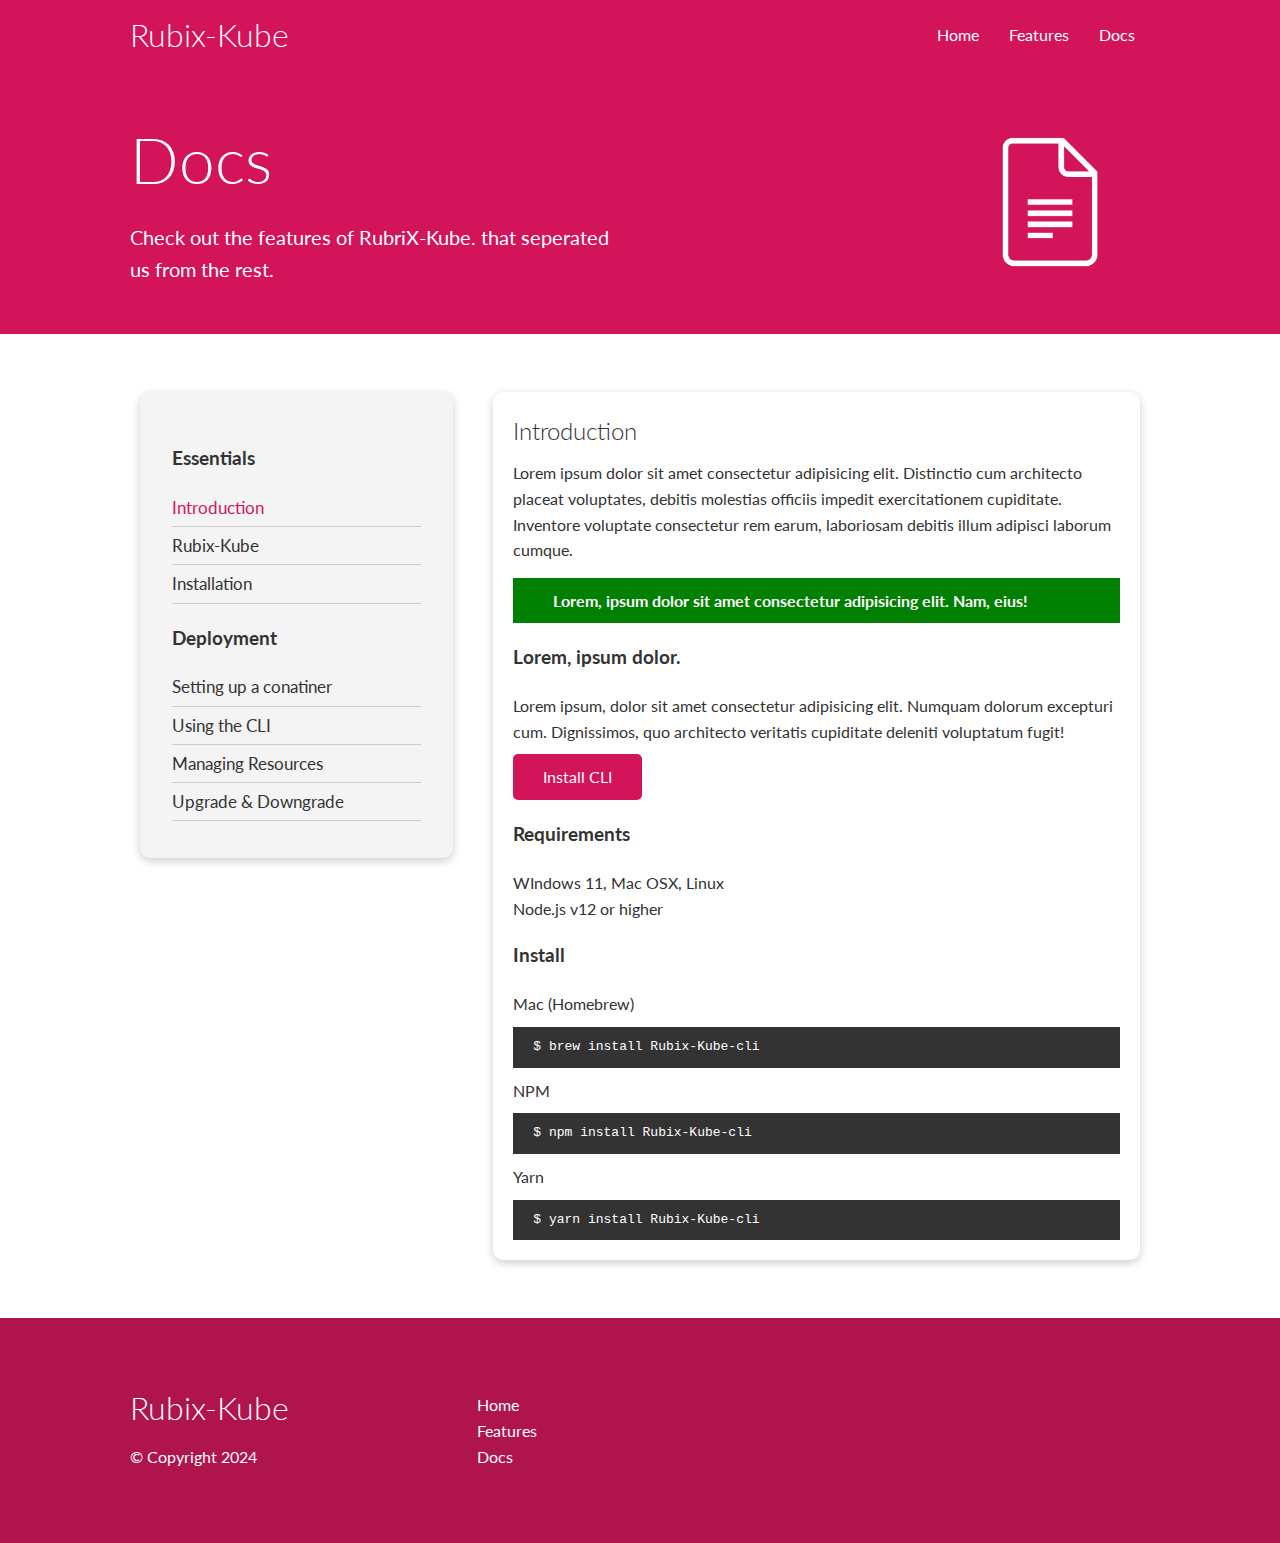
<file: docs.html>
<!DOCTYPE html>
<html lang="en">
<head>
    <meta charset="UTF-8">
    <meta name="viewport" content="width=device-width, initial-scale=1.0">
    <link rel="stylesheet" type="text/css" href="css/utilities.css" />
    <link rel="stylesheet" type="text/css" href="css/stylesheet.css" />
    <link rel="stylesheet" href="https://cdnjs.cloudflare.com/ajax/libs/font-awesome/6.5.1/css/all.min.css" integrity="sha512-DTOQO9RWCH3ppGqcWaEA1BIZOC6xxalwEsw9c2QQeAIftl+Vegovlnee1c9QX4TctnWMn13TZye+giMm8e2LwA==" crossorigin="anonymous" referrerpolicy="no-referrer" />
    <title>Docs</title>
</head>
<body>
    <!-- nav bar -->
    <div class="navbar">
        <div class="container flex">
            <h1 class="logo">Rubix-Kube</h1>
                <nav>
                    <ul>
                        <li><a href="index.html">Home</a></li>
                        <li><a href="features.html">Features</a></li>
                        <li><a href="docs.html">Docs</a></li>
                    </ul>
                </nav>
        </div>
    </div>

    <!-- Head -->
    <section class="docs-head bg-primary py-3">
        <div class="container grid">
            <div>
                <h1 class="xl">Docs</h1>
                <p class="lead">
                    Check out the features of RubriX-Kube. that seperated us from the rest.
                </p> 
            </div>           
            <img src="images/docs.png" alt="Docs">
    </section>
    
    <!-- Docs Main -->
    <section class="docs-main my-4">
        <div class="container grid">
            <div class="card bg-light p-3">
                <h3 class="my-2">Essentials</h3>
                <nav>
                    <ul>
                        <li><a href="#" class="text-primary">Introduction</a></li>
                        <li><a href="#">Rubix-Kube</a></li>
                        <li><a href="#">Installation</a></li>
                    </ul>
                </nav>
                <h3 class="my-2">Deployment</h3>
                <nav>
                    <ul>
                        <li><a href="#">Setting up a conatiner</a></li>
                        <li><a href="#">Using the CLI</a></li>
                        <li><a href="#">Managing Resources</a></li>
                        <li><a href="#">Upgrade & Downgrade</a></li>
                    </ul>
                </nav>
            </div>
            <div class="card">
                <h2>Introduction</h2>
                <p>Lorem ipsum dolor sit amet consectetur adipisicing elit. Distinctio cum architecto placeat voluptates, debitis molestias officiis impedit exercitationem cupiditate. Inventore voluptate consectetur rem earum, laboriosam debitis illum adipisci laborum cumque.</p>
                <div class="alert alert-success">
                    <i class="fas fa-info"></i> Lorem, ipsum dolor sit amet consectetur adipisicing elit. Nam, eius!
                </div>

                <h3>Lorem, ipsum dolor.</h3>
                <p>Lorem ipsum, dolor sit amet consectetur adipisicing elit. Numquam dolorum excepturi cum. Dignissimos, quo architecto veritatis cupiditate deleniti voluptatum fugit!</p>
                <a href="#" class="btn btn-primary">Install CLI</a>
                <h3>Requirements</h3>
                <ul>
                    <li>WIndows 11, Mac OSX, Linux</li>
                    <li>Node.js v12 or higher</li>
                </ul>

                <h3>Install</h3>
                <p>Mac (Homebrew)</p>
                <pre><code>$ brew install Rubix-Kube-cli</code></pre>

                <p>NPM</p>
                <pre><code>$ npm install Rubix-Kube-cli</code></pre>

                <p>Yarn</p>
                <pre><code>$ yarn install Rubix-Kube-cli</code></pre>
            </div>

        </div>
    </section>

    <!-- Footer -->
    <footer class="bg-dark py-5">
        <div class="container grid grid-3">
            <div>
                <h1>Rubix-Kube</h1>
                <p>&copy; Copyright 2024</p>        
            </div>
            <nav>
                <ul>
                    <li><a href="index.html">Home</a></li>
                    <li><a href="features.html">Features</a></li>
                    <li><a href="docs.html">Docs</a></li>
                </ul>
            </nav>
            <div class="social">
                <a href="#"><i class="fab fa-github fa-2x"></i></a>
                <a href="#"><i class="fab fa-facebook fa-2x"></i></a>
                <a href="#"><i class="fab fa-instagram fa-2x"></i></a>
                <a href="#"><i class="fab fa-x-twitter fa-2x"></i></a>
            </div>
        </div>
    </footer>  
</body>
</html>
</file>
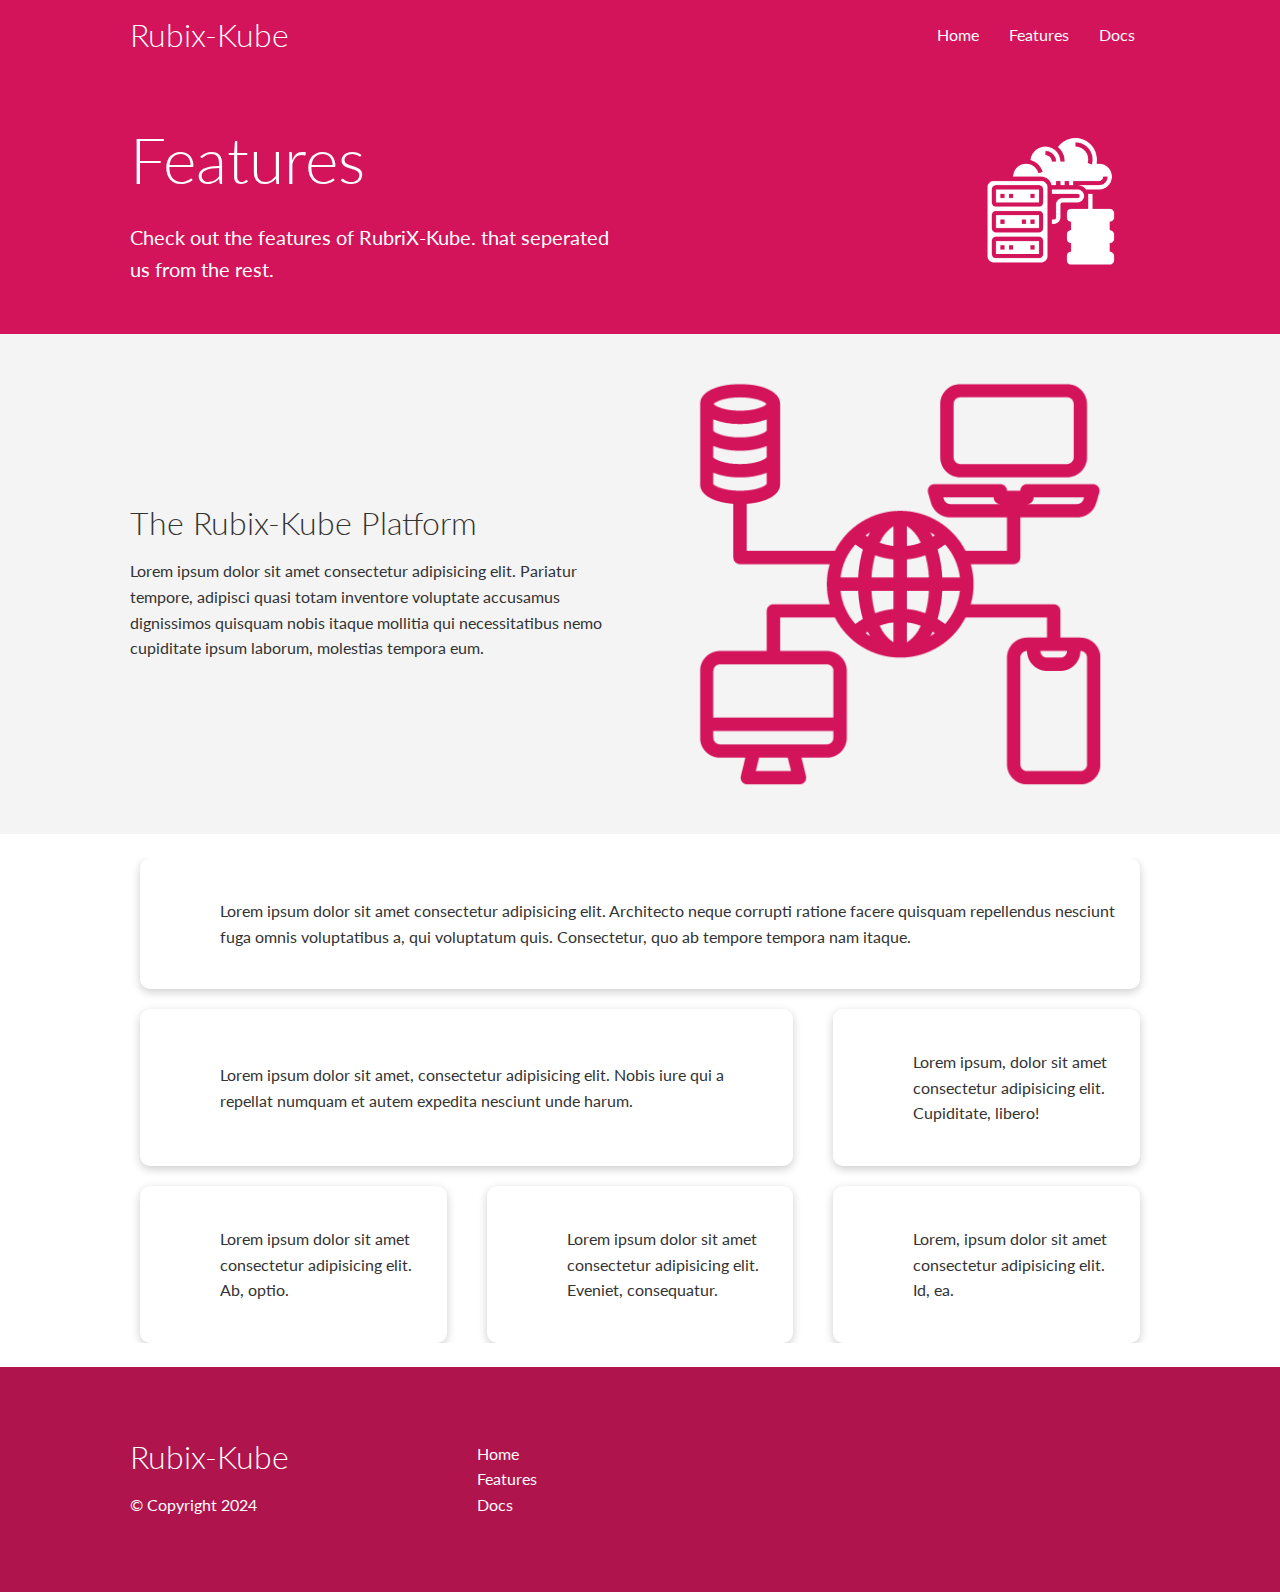
<file: features.html>
<!DOCTYPE html>
<html lang="en">
<head>
    <meta charset="UTF-8">
    <title>Features</title>
    <meta name="viewport" content="width=device-width, initial-scale=1.0">
    <link rel="stylesheet" type="text/css" href="css/utilities.css" />
    <link rel="stylesheet" type="text/css" href="css/stylesheet.css" />
    <link rel="stylesheet" href="https://cdnjs.cloudflare.com/ajax/libs/font-awesome/6.5.1/css/all.min.css" integrity="sha512-DTOQO9RWCH3ppGqcWaEA1BIZOC6xxalwEsw9c2QQeAIftl+Vegovlnee1c9QX4TctnWMn13TZye+giMm8e2LwA==" crossorigin="anonymous" referrerpolicy="no-referrer" />
</head>
<body>
    <!-- nav bar -->
    <div class="navbar">
        <div class="container flex">
            <h1 class="logo">Rubix-Kube</h1>
                <nav>
                    <ul>
                        <li><a href="index.html">Home</a></li>
                        <li><a href="features.html">Features</a></li>
                        <li><a href="docs.html">Docs</a></li>
                    </ul>
                </nav>
        </div>
    </div>

    <!-- Head -->
    <section class="features-head bg-primary py-3">
        <div class="container grid">
            <div>
                <h1 class="xl">Features</h1>
                <p class="lead">
                    Check out the features of RubriX-Kube. that seperated us from the rest.
                </p> 
            </div>           
            <img src="images/server.png" alt="Server">
    </section>

    <!-- Sub head -->
    <section class="feaures-sub-head bg-light">
        <div class="container grid">
            <div>
                <h1 class="md">The Rubix-Kube Platform</h1>
                <p>Lorem ipsum dolor sit amet consectetur adipisicing elit. Pariatur tempore, adipisci quasi totam inventore voluptate accusamus dignissimos quisquam nobis itaque mollitia qui necessitatibus nemo cupiditate ipsum laborum, molestias tempora eum.</p>      
            </div>
            <img src="images/server2.png" alt="Server2">
        </div>
    </section>

    <!-- Features Main -->
    <section class="features-main my-2">
        <div class="container grid grid-3">
            <div class="card flex">
                <i class="fas fa-server fa-3x"></i>
                <p>Lorem ipsum dolor sit amet consectetur adipisicing elit. Architecto neque corrupti ratione facere quisquam repellendus nesciunt fuga omnis voluptatibus a, qui voluptatum quis. Consectetur, quo ab tempore tempora nam itaque.</p>
            </div>
            <div class="card flex">
                <i class="fas fa-network-wired fa-3x"></i>
                <p>Lorem ipsum dolor sit amet, consectetur adipisicing elit. Nobis iure qui a repellat numquam et autem expedita nesciunt unde harum.</p>
            </div>
            <div class="card flex">
                <i class="fas fa-circle-nodes fa-3x"></i>
                <p>Lorem ipsum, dolor sit amet consectetur adipisicing elit. Cupiditate, libero!</p>
            </div>
            <div class="card flex">
                <i class="fas fa-database fa-3x"></i>
                <p>Lorem ipsum dolor sit amet consectetur adipisicing elit. Ab, optio.</p>
            </div>
            <div class="card flex">
                <i class="fas fa-laptop-code fa-3x"></i>
                <p>Lorem ipsum dolor sit amet consectetur adipisicing elit. Eveniet, consequatur.</p>
            </div>
            <div class="card flex">
                <i class="fas fa-cloud-arrow-up fa-3x"></i>
                <p>Lorem, ipsum dolor sit amet consectetur adipisicing elit. Id, ea.</p>
            </div>
        </div>
    </section>


    <!-- Footer -->
    <footer class="bg-dark py-5">
        <div class="container grid grid-3">
            <div>
                <h1>Rubix-Kube</h1>
                <p>&copy; Copyright 2024</p>        
            </div>
            <nav>
                <ul>
                    <li><a href="index.html">Home</a></li>
                    <li><a href="features.html">Features</a></li>
                    <li><a href="docs.html">Docs</a></li>
                </ul>
            </nav>
            <div class="social">
                <a href="#"><i class="fab fa-github fa-2x"></i></a>
                <a href="#"><i class="fab fa-facebook fa-2x"></i></a>
                <a href="#"><i class="fab fa-instagram fa-2x"></i></a>
                <a href="#"><i class="fab fa-x-twitter fa-2x"></i></a>
            </div>
        </div>
    </footer>        
</body>
</html>
</file>
<file: css/utilities.css>
/******************************************/
/******************************************/
/**************  Utilities ****************/
/******************************************/
/******************************************/
.container{
    max-width: 1100px;
    margin: 0 auto;
    overflow: auto;
    padding: 0 40px;
}

.card{
    background-color: #fff;
    color: #333;
    border-radius: 10px;
    box-shadow: 0 3px 10px rgba(0,0,0,0.2);
    padding: 20px;
    margin: 10px;
}


/******************************************/
/******************************************/
/****************  Buttons ****************/
/******************************************/
/******************************************/
.btn{
    display: inline-block;
    padding: 10px 30px;
    cursor: pointer;
    background-color: var(--primary-color);
    color: #fff;
    border: none;
    border-radius: 5px;
}

.btn-outline{
    background-color: transparent;
    border: solid 1px #fff;
}

.btn:hover{
    transform: scale(.95);
}

.bg-primary,
.btn-primary{
    background-color: var(--primary-color);
    color: #fff;
}
.bg-secondary,
.btn-secondary{
    background-color: var(--secondary-color);
    color: #fff;
}
.bg-dark,
.btn-dark{
    background-color: var(--dark-color);
    color: #fff;
}

.bg-light,
.btn-light{
    background-color: var(--light-color);
    color: #333;
}
.bg-primary a,
.btn-primary a,
.bg-secondary a,
.btn-secondary a,
.bg-dark a,
.btn-dark a
{
    color: #fff;
}

/******************************************/
/******************************************/
/****************  Text  ******************/
/******************************************/
/******************************************/
.text-center{
    text-align: center;
}
.text-primary{
   color: var(--primary-color);
}
.text-secondary{
   color: var(--secondary-color);
}
.text-dark{
    color: var(--dark-color);   
}
.text-light{
   color: var(--light-color);
}
.lead {
    font-size: 20px;
}
.sm {
    font-size: 1rem;
}
.md {
    font-size: 2rem;
}
.lg {
    font-size: 3rem;
}
.xl {
    font-size: 4rem;
}

/******************************************/
/******************************************/
/****************  Alert  *****************/
/******************************************/
/******************************************/
.alert{
    background-color: var(--light-color);
    padding: 10px 20px;
    margin: 15px 0;
    font-weight: bold;
}

.alert-success{
    background-color: var(--success-color);
    color: #fff;
}

.alert-error{
    background-color: var(--error-color);
    color: #fff;
}

.alert i{
    margin: 10px;
}

/******************************************/
/******************************************/
/************** Flex/Grid *****************/
/******************************************/
/******************************************/


.flex{
    display: flex;
    justify-content: center;
    align-items: center;
    height: 100%;
}

.grid{
    display: grid;
    /*grid-template-columns: 3000px 200px;*/
    /*grid-template-columns: 2fr 1fr;*/
    /*grid-template-columns: 2fr 1fr;*/
    grid-template-columns: repeat(2, 1fr);
    gap: 20px;
    justify-content: center;
    align-items: center;
    height: 100%;
}

.grid-3{
    grid-template-columns: repeat(3, 1fr);   
}


/******************************************/
/******************************************/
/************** Flex/Grid *****************/
/******************************************/
/******************************************/
/* Margin for are my- */
/* rem unit is a css unity is amultiplier of the root elements (html tag) font size. If the root font size say html was 16px it would be 16px x (1)rem*/
.my-1 {
    margin: 1rem 0;
}
.my-2 {
    margin: 1.5rem 0;
}
.my-3 {
    margin: 2rem 0;
}
.my-4 {
    margin: 3rem 0;
}
.my-5 {
    margin: 4rem 0;
}

.m-1 {
    margin: 1rem;
}
.m-2 {
    margin: 1.5rem;
}
.m-3 {
    margin: 2rem;
}
.m-4 {
    margin: 3rem;
}
.m-5 {
    margin: 4rem;
}

/* Padding for are py- */
/* rem unit is a css unity is amultiplier of the root elements (html tag) font size. If the root font size say html was 16px it would be 16px x (1)rem*/
.py-1 {
    padding: 1rem 0;
}
.py-2 {
    padding: 1.5rem 0;
}
.py-3 {
    padding: 2rem 0;
}
.py-4 {
    padding: 3rem 0;
}
.py-5 {
    padding: 4rem 0;
}
.p-1 {
    padding: 1rem;
}
.p-2 {
    padding: 1.5rem;
}
.p-3 {
    padding: 2rem;
}
.p-4 {
    padding: 3rem;
}
.p-5 {
    padding: 4rem;
}
</file>
<file: css/stylesheet.css>
@import url('https://fonts.googleapis.com/css2?family=Lato:ital,wght@0,100;0,300;0,400;0,700;0,900;1,100;1,300;1,400;1,700;1,900&family=Roboto:ital,wght@0,100;0,300;0,400;0,500;0,700;0,900;1,100;1,300;1,400;1,500;1,700;1,900&display=swap');
:root{
    --primary-color: #d3135a;
    --secondary-color: #21b573;
    --dark-color: #b0144d;
    --light-color: #f4f4f4;
    --success-color: green;
    --error-color: orange;
}

*{
    box-sizing: border-box;
    padding: 0;
    margin: 0;
}

body{
    font-family: 'Lato', sans-serif;
    color: #333;
    line-height: 1.6;
}

ul{
    list-style-type: none;
}

a{
    text-decoration: none;
    color: #333;
}

h1,h2{
    font-weight: 300;
}

p {
    margin: 10px 0;
}

img{
    width: 100%;
}

.hidden{
    visibility: hidden;
    height: 0px;
}

/******************************************/
/******************************************/
/**************  Docs page  ***************/
/******************************************/
/******************************************/

code, pre {
    background-color: #333;
    color: #fff;
    padding: 10px;
}

/******************************************/
/******************************************/
/**************  Navigation ***************/
/******************************************/
/******************************************/
.navbar{
    background-color: var(--primary-color);
    color: #fff;
    height: 70px;
}

.navbar ul{
    display: flex;
}

.navbar a{
    color: #fff;
    padding: 10px;
    margin: 0 5px;
}

.navbar a:hover{
    border-bottom: solid 2px #fff;   
}

.navbar .flex{
    justify-content: space-between;
}

/******************************************/
/******************************************/
/****************  Hero *******************/
/******************************************/
/******************************************/

.hero{
    height: 400px;
    background-color: var(--primary-color);
    color: #fff;
    position: relative;
}

.hero h1{
    font-size: 40px;
}

.hero p{
    margin: 20px 0;
}

.hero .grid{
    overflow: visible;
    grid-template-columns: 55% 45%;
    gap: 30px;
}

.hero-form {
    position: relative;
    top: 60px;
    height: 350px;
    width: 400px;
    padding: 40px;
    z-index: 100;
    animation: slideInFromRight 1s ease-in;
}
.hero-text{
    animation: slideInFromLeft 1s ease-in;
}

.hero-form .form-control{
    margin: 30px 0; 
}

.hero-form input[type='text'],
.hero-form input[type='email']{
    border: 0;
    border-bottom: solid 1px #ccc;
    width: 100%;
    padding: 3px;
    font-size: 16px;
}

.hero-form input:focus{
    outline: none;
}

.hero::before,
.hero::after{
    content: "";
    position: absolute;
    height: 120px;
    bottom: -85px;
    background-color: #fff;
    right: 0;
    left: 0;
    transform: skewY(-5deg);
}

/******************************************/
/******************************************/
/****************  Stats ******************/
/******************************************/
/******************************************/
.stats{
    padding-top: 140px;
    animation: slideInFromBottom 1s ease-in;
}

.stats-heading {
    max-width: 500px;
    margin: auto;
}

.stats-heading h3{
    font-size: 34px;
}

.stats .grid p{
    font-size: 20px;
    font-weight: bold;

}

/******************************************/
/******************************************/
/****************  Cli ********************/
/******************************************/
/******************************************/

.cli .grid{
    grid-template-columns: repeat(3, 1fr);
    grid-template-rows: repeat(2, 1fr);
}

.cli .grid> *:first-child{
    grid-column: 1/span 2;
    grid-row: 1/ span 2;
}

/******************************************/
/******************************************/
/**************** Cloud *******************/
/******************************************/
/******************************************/

.cloud .grid{
    grid-template-columns: repeat(4fr, 3fr);
}

/******************************************/
/******************************************/
/**************** Languages ***************/
/******************************************/
/******************************************/

.languages .flex{
    flex-wrap: wrap;
}

.languages .card{
    text-align: center;
    margin: 18px 10px 40px;
}

.languages .card .h4{
    font-size: 20px;
    margin-bottom: 10px;
    transition: transform 0.2s ease-in;
}

.languages .card:hover {
    transform: translateY(-15px);
}

/******************************************/
/******************************************/
/**************** Features ****************/
/******************************************/
/******************************************/
.features-head img, 
.docs-head img {
    width: 200px;
    padding: 20px;
    justify-self: flex-end;
}

.features-sub-head img{
    width: 300px;
    justify-self: flex-end;
}

.features-main .card>i  {
    padding: 30px;
}

.features-main .grid >*:first-child{
    grid-column: 1/ span 3;
}

.features-main .grid >*:nth-child(2) {
    grid-column: 1 / span 2;
}

/******************************************/
/******************************************/
/**************** Docs ********************/
/******************************************/
/******************************************/
.docs-main h3{
    margin: 20px 0;
}

.docs-main .grid {
    grid-template-columns: 1fr 2fr;
    align-items: flex-start;
}

.docs-main nav li {
    font-size: 17px;
    padding-bottom: 5px;
    margin-bottom: 5px;
    border-bottom: solid 1px #ccc;
}

.docs-main a:hover{
    font-weight: bold;
} 

/******************************************/
/******************************************/
/****************** Footer ****************/
/******************************************/
/******************************************/

.footer .social{
    margin: 0 10px;
}

/******************************************/
/******************************************/
/*************** Animations ***************/
/******************************************/
/******************************************/
@keyframes slideInFromLeft{
    0% {
        transform: translateX(-100%);
    }
    100% {
        transform: translateX(0%);
    }
}
@keyframes slideInFromRight{
    0% {
        transform: translateX(100%);
    }
    100% {
        transform: translateX(0%);
    }
}
@keyframes slideInFromTop{
    0% {
        transform: translateY(-100%);
    }
    100% {
        transform: translateY(0%);
    }
}
@keyframes slideInFromBottom{
    0% {
        transform: translateY(100%);
    }
    100% {
        transform: translateY(0%);
    }
}

/******************************************/
/******************************************/
/************* Tablet & Under *************/
/******************************************/
/******************************************/
@media(max-width:768px) {
    
    .grid,
    .hero .grid,
    .stats .grid,
    .cli .grid,
    .features-main .grid,
    .docs-main .grid
    {
        grid-template-columns: 1fr;
        grid-template-rows: 1fr;
    }

    .hero{
        height: auto;
    }

    .hero-text{
        text-align: center;
        margin: 40px;
        animation: slideInFromTop 1s ease-in;
    }

    .hero-form{
        justify-self: center;
        margin: auto;
        animation: slideInFromBottom 1s ease-in;
    }

    .cli .grid> *.first-child{
        grid-column: 1;
        grid-row: 1;
    }

    .features-head, 
    .features-sub-head,
    .docs-head{
        text-align: center;        
    }

    .features-head img,
    .features-sub-head img,
    .docs-head img{
        justify-self: center;
    }


    .features-main .grid > *:first-child,
    .features-main  .grid >*:nth-child(2){
        grid-column: 1;
        grid-row:1;
    }
}


/******************************************/
/******************************************/
/**************** Mobile ******************/
/******************************************/
/******************************************/

@media(max-width:600px){
    .navbar{
        height: 110px;
    }
    .navbar .flex{
        flex-direction: column;
    }
}
</file>
